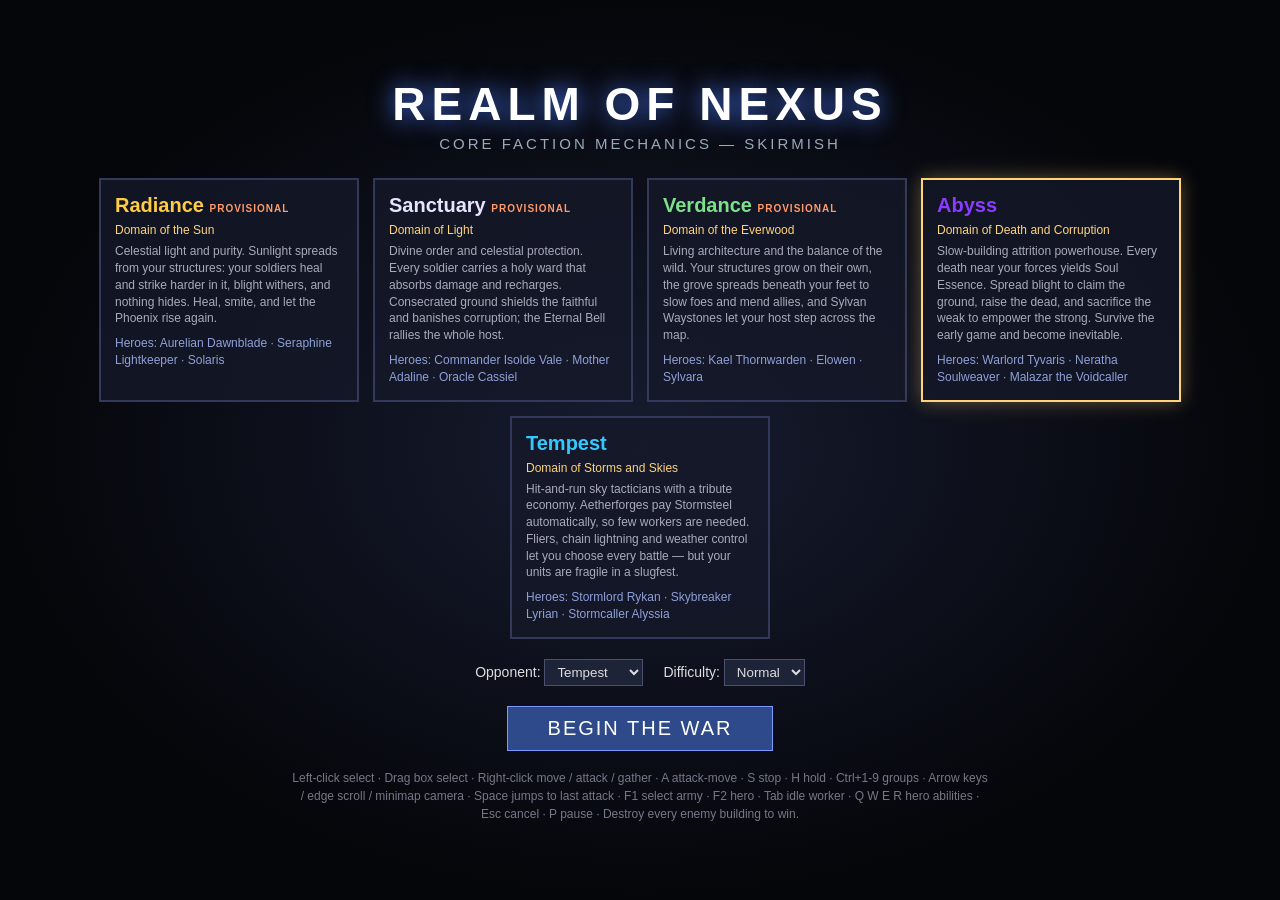
<file: index.html>
<!DOCTYPE html>
<html lang="en">
<head>
<meta charset="utf-8">
<title>Realm of Nexus – RTS</title>
<link rel="stylesheet" href="css/style.css">
</head>
<body>
<div id="menu">
  <h1>REALM OF NEXUS</h1>
  <h2>CORE FACTION MECHANICS — SKIRMISH</h2>
  <div class="factions" id="factionCards"></div>
  <div class="opts">
    <label>Opponent: <select id="aiFaction"><option value="tempest">Tempest</option><option value="abyss">Abyss</option><option value="random">Random</option></select></label>
    <label>Difficulty: <select id="difficulty"><option value="easy">Easy</option><option value="normal" selected>Normal</option><option value="hard">Hard</option></select></label>
  </div>
  <button class="start" id="startBtn">BEGIN THE WAR</button>
  <div class="help">
    Left-click select · Drag box select · Right-click move / attack / gather · A attack-move · S stop · H hold · Ctrl+1-9 groups ·
    Arrow keys / edge scroll / minimap camera · Space jumps to last attack · F1 select army · F2 hero · Tab idle worker · Q W E R hero abilities · Esc cancel · P pause · Destroy every enemy building to win.
  </div>
</div>

<div id="game">
  <canvas id="canvas"></canvas>
  <div id="topbar">
    <div class="res" id="resP"></div>
    <div class="res" id="resS"></div>
    <div class="res" id="resC"></div>
    <div class="res" id="resSupply"></div>
    <div class="spacer"></div>
    <div class="weather" id="weatherLabel"></div>
    <div class="tier" id="tierLabel"></div>
    <div id="clock"></div>
    <button id="pauseBtn">Pause</button>
    <button id="menuBtn">Quit</button>
  </div>
  <div id="msglog"></div>
  <div id="bottombar">
    <div id="minimapWrap"><canvas id="minimap" width="188" height="176"></canvas></div>
    <div id="selpanel"></div>
    <div id="cmdcard"></div>
  </div>
  <div id="pausebox">PAUSED</div>
</div>
<div id="tooltip"></div>
<div id="endscreen"><h1 id="endTitle"></h1><p id="endText"></p><button id="endBtn">Back to Menu</button></div>

<script src="js/config.js?v=9"></script>
<script src="js/util.js?v=9"></script>
<script src="js/data/abyss.js?v=9"></script>
<script src="js/data/tempest.js?v=9"></script>
<script src="js/data/radiance.js?v=9"></script>
<script src="js/data/verdance.js?v=9"></script>
<script src="js/data/sanctuary.js?v=9"></script>
<script src="js/data/index.js?v=9"></script>
<script src="js/map.js?v=9"></script>
<script src="js/pathfinding.js?v=9"></script>
<script src="js/entities.js?v=9"></script>
<script src="js/game.js?v=9"></script>
<script src="js/combat.js?v=9"></script>
<script src="js/abilities.js?v=9"></script>
<script src="js/abilities_domains.js?v=9"></script>
<script src="js/ai.js?v=9"></script>
<script src="js/render.js?v=9"></script>
<script src="js/ui.js?v=9"></script>
<script src="js/input.js?v=9"></script>
<script src="js/audio.js?v=9"></script>
<script src="js/main.js?v=9"></script>
</body>
</html>
</file>
<file: css/style.css>
* { box-sizing: border-box; }
html, body { margin: 0; padding: 0; height: 100%; overflow: hidden; background: #05060a; color: #ddd; font-family: 'Segoe UI', Tahoma, sans-serif; user-select: none; }
#game { position: absolute; left: 0; top: 0; width: 100%; height: 100%; display: none; }
#canvas { position: absolute; left: 0; top: 0; display: block; cursor: crosshair; }

#topbar { position: absolute; left: 0; top: 0; right: 0; height: 34px; background: linear-gradient(#1b1f2c, #0d0f16); border-bottom: 1px solid #2c3145; display: flex; align-items: center; padding: 0 12px; gap: 22px; font-size: 14px; z-index: 5; }
#topbar .res { display: flex; gap: 6px; align-items: center; }
#topbar .res b { color: #fff; }
#topbar .spacer { flex: 1; }
#topbar .tier { color: #ffd479; }
#topbar .weather { color: #8fd3ff; }
#topbar button { background: #2a3048; color: #ddd; border: 1px solid #4a5170; padding: 2px 10px; cursor: pointer; }

#bottombar { position: absolute; left: 0; right: 0; bottom: 0; height: 190px; background: linear-gradient(#141826, #0a0c13); border-top: 1px solid #2c3145; display: flex; z-index: 5; }
#minimapWrap { width: 200px; height: 190px; padding: 6px; border-right: 1px solid #2c3145; }
#minimap { width: 188px; height: 176px; background: #000; border: 1px solid #3a4160; cursor: pointer; }
#selpanel { flex: 1; padding: 8px 12px; overflow: hidden; font-size: 13px; display: flex; flex-direction: column; gap: 4px; }
#selpanel h3 { margin: 0; font-size: 16px; color: #fff; }
#selpanel .hpbar { height: 8px; background: #3a1f1f; border: 1px solid #000; width: 220px; }
#selpanel .hpbar div { height: 100%; background: #3fd66a; }
#selpanel .desc { color: #aab; font-size: 12px; max-width: 520px; line-height: 1.35; }
#selpanel .queue { display: flex; gap: 4px; margin-top: 4px; flex-wrap: wrap; }
#selpanel .queue div { background: #222a40; border: 1px solid #4a5170; padding: 2px 6px; font-size: 11px; cursor: pointer; }
#selpanel .queue div.active { border-color: #ffd479; }
#selpanel .multi { display: flex; flex-wrap: wrap; gap: 3px; }
#selpanel .multi div { width: 34px; height: 30px; border: 1px solid #4a5170; background: #1a2035; font-size: 10px; text-align: center; line-height: 12px; padding-top: 2px; cursor: pointer; overflow: hidden; }
#selpanel .multi div .b { height: 3px; background: #3fd66a; margin: 2px 2px 0; }
#cmdcard { width: 372px; padding: 8px; border-left: 1px solid #2c3145; display: grid; grid-template-columns: repeat(4, 84px); grid-auto-rows: 54px; gap: 5px; align-content: start; }
.cmd { background: #1e2438; border: 1px solid #4a5170; color: #ddd; font-size: 11px; cursor: pointer; position: relative; padding: 3px; text-align: center; line-height: 1.2; overflow: hidden; }
.cmd:hover { background: #2c3552; border-color: #8fa0d8; }
.cmd.disabled { opacity: 0.4; cursor: not-allowed; }
.cmd.active { border-color: #ffd479; background: #3a3420; }
.cmd .key { position: absolute; right: 3px; top: 1px; font-size: 10px; color: #ffd479; }
.cmd .cd { position: absolute; left: 0; bottom: 0; right: 0; background: rgba(0,0,0,0.6); }
.cmd .cost { display: block; font-size: 10px; color: #9ab; }

#msglog { position: absolute; left: 12px; bottom: 200px; width: 480px; font-size: 13px; z-index: 4; pointer-events: none; text-shadow: 1px 1px 2px #000; }
#msglog div { margin: 2px 0; color: #eee; }
#msglog div.warn { color: #ff9b6a; }
#msglog div.good { color: #9dff9d; }

#tooltip { position: absolute; background: rgba(10,12,20,0.95); border: 1px solid #5a6390; padding: 8px 10px; font-size: 12px; max-width: 320px; z-index: 20; pointer-events: none; display: none; line-height: 1.4; }
#tooltip b { color: #fff; }
#tooltip .c { color: #ffd479; }

#menu { position: absolute; inset: 0; background: radial-gradient(ellipse at center, #171c30 0%, #05060a 70%); display: flex; flex-direction: column; align-items: center; justify-content: center; z-index: 50; }
#menu h1 { font-size: 46px; letter-spacing: 6px; margin: 0 0 4px; color: #fff; text-shadow: 0 0 24px #4a7bff; }
#menu h2 { font-weight: normal; margin: 0 0 26px; color: #9ab; letter-spacing: 3px; font-size: 15px; }
.factions { display: flex; gap: 14px; margin-bottom: 20px; flex-wrap: wrap; justify-content: center; max-width: 1400px; }
.fcard { width: 260px; border: 2px solid #33395a; background: rgba(20,24,40,0.8); padding: 14px; cursor: pointer; }
.fcard:hover { border-color: #8fa0d8; }
.fcard.sel { border-color: #ffd479; box-shadow: 0 0 18px rgba(255,212,121,0.35); }
.fcard h3 { margin: 0 0 6px; font-size: 20px; }
.fcard p { margin: 0; font-size: 12px; color: #aab; line-height: 1.4; }
.fcard.locked { opacity: 0.35; cursor: not-allowed; }
#menu .opts { display: flex; gap: 20px; margin-bottom: 20px; font-size: 14px; align-items: center; }
#menu select { background: #1e2438; color: #ddd; border: 1px solid #4a5170; padding: 4px 8px; }
#menu .start { font-size: 20px; padding: 10px 40px; background: #2f4a8a; color: #fff; border: 1px solid #7a9aff; cursor: pointer; letter-spacing: 2px; }
#menu .start:hover { background: #3d5fae; }
#menu .help { margin-top: 18px; color: #778; font-size: 12px; max-width: 700px; text-align: center; line-height: 1.5; }

#endscreen { position: absolute; inset: 0; background: rgba(0,0,0,0.75); display: none; align-items: center; justify-content: center; flex-direction: column; z-index: 60; }
#endscreen h1 { font-size: 54px; color: #fff; }
#endscreen button { font-size: 18px; padding: 8px 30px; background: #2f4a8a; color: #fff; border: 1px solid #7a9aff; cursor: pointer; }

#pausebox { position: absolute; left: 50%; top: 45%; transform: translate(-50%,-50%); font-size: 40px; color: #fff; display: none; z-index: 30; text-shadow: 0 0 10px #000; }
</file>
